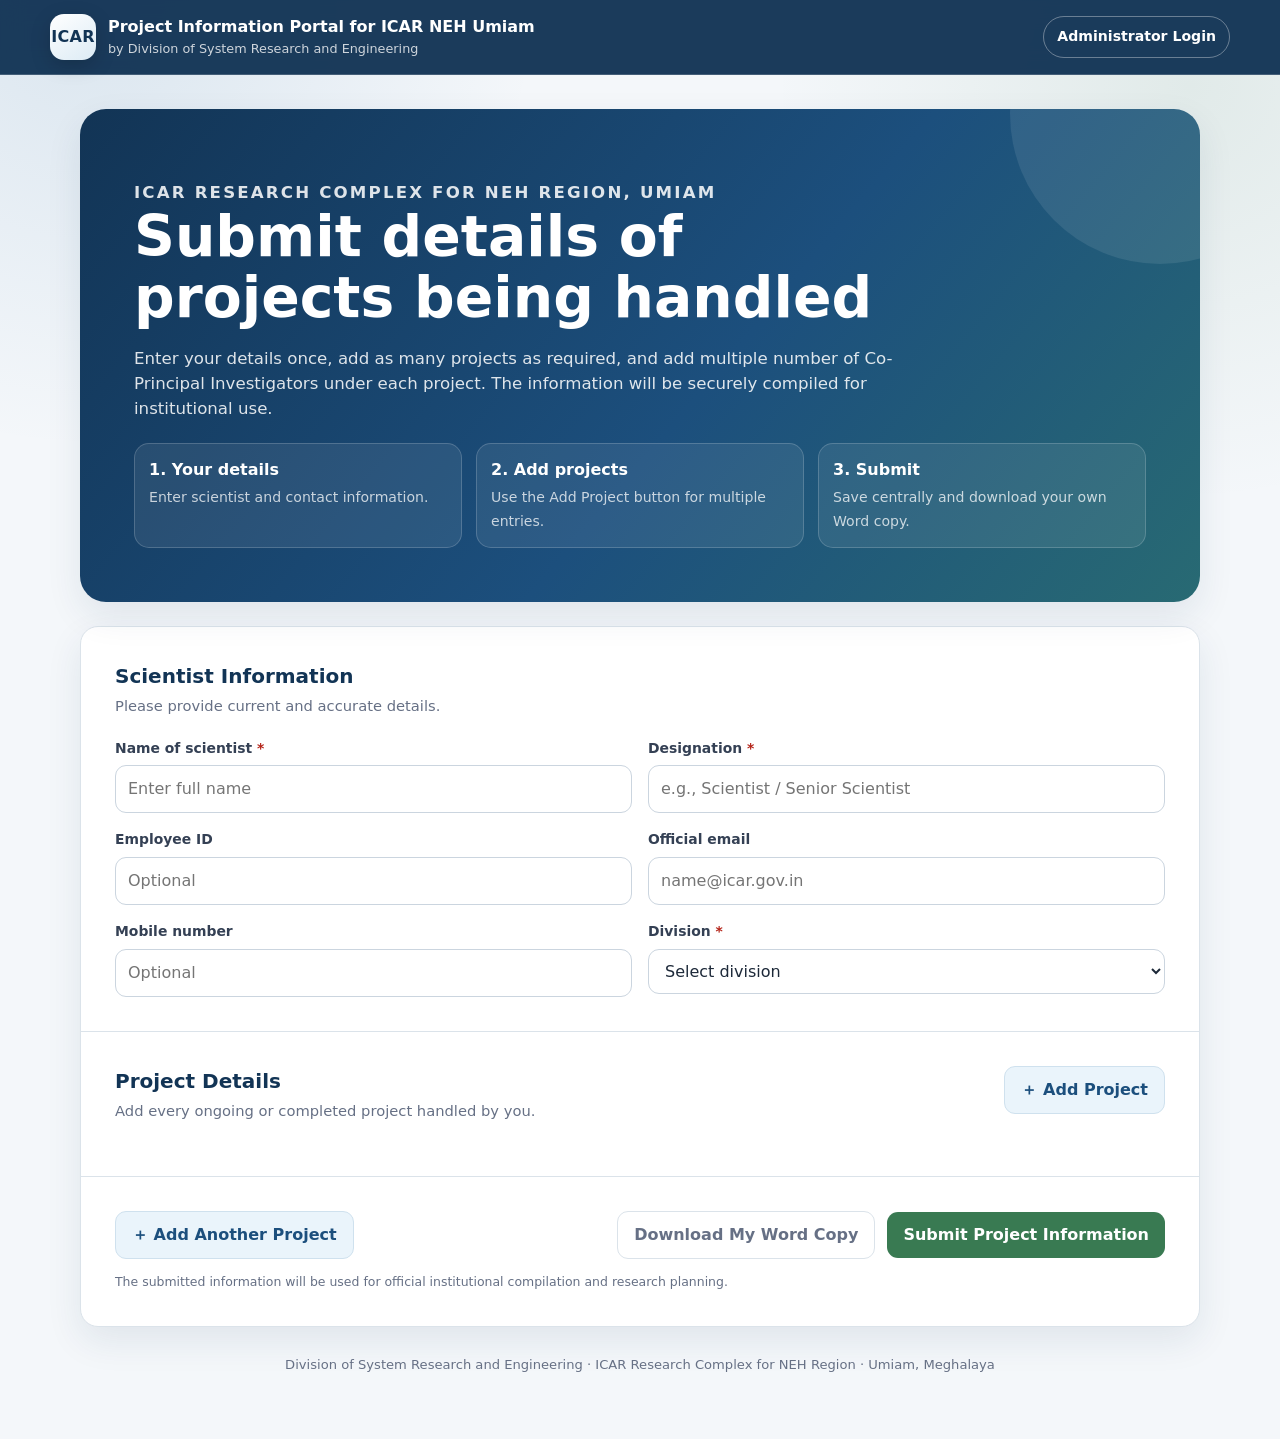
<file: index.html>
<!doctype html>
<html lang="en">
<head>
  <meta charset="utf-8" />
  <meta name="viewport" content="width=device-width, initial-scale=1" />
  <meta name="description" content="Project information submission portal for the Division of System Research and Engineering, ICAR RC for NEH Region, Umiam." />
  <title>Project Information Portal | DSRE, ICAR RC for NEH Region</title>
  <link rel="stylesheet" href="styles.css" />
</head>
<body>
  <header class="site-header">
    <div class="header-inner">
      <div class="brand">
        <div class="brand-mark" aria-hidden="true">ICAR</div>
        <div>
          <div class="brand-title">Project Information Portal for ICAR NEH Umiam</div>
          <div class="brand-subtitle">by Division of System Research and Engineering</div>
        </div>
      </div>
      <a class="header-link" href="admin.html">Administrator Login</a>
    </div>
  </header>

  <main class="page-shell">
    <section class="hero-card" aria-labelledby="pageTitle">
      <p class="eyebrow">ICAR Research Complex for NEH Region, Umiam</p>
      <h1 id="pageTitle">Submit details of projects being handled</h1>
      <p>
        Enter your details once, add as many projects as required, and add multiple number of
        Co-Principal Investigators under each project. The information will be securely
        compiled for institutional use.
      </p>
      <div class="steps" aria-label="Submission steps">
        <div class="step"><strong>1. Your details</strong><span>Enter scientist and contact information.</span></div>
        <div class="step"><strong>2. Add projects</strong><span>Use the Add Project button for multiple entries.</span></div>
        <div class="step"><strong>3. Submit</strong><span>Save centrally and download your own Word copy.</span></div>
      </div>
    </section>

    <form id="projectForm" class="form-card" novalidate>
      <section class="form-section">
        <div class="section-heading">
          <div>
            <h2>Scientist Information</h2>
            <p>Please provide current and accurate details.</p>
          </div>
        </div>

        <div class="grid-2">
          <div class="field">
            <label class="required" for="scientistName">Name of scientist</label>
            <input id="scientistName" name="scientistName" type="text" autocomplete="name" required maxlength="120" placeholder="Enter full name" />
          </div>
          <div class="field">
            <label class="required" for="designation">Designation</label>
            <input id="designation" name="designation" type="text" required maxlength="120" placeholder="e.g., Scientist / Senior Scientist" />
          </div>
          <div class="field">
            <label for="employeeId">Employee ID</label>
            <input id="employeeId" name="employeeId" type="text" maxlength="50" placeholder="Optional" />
          </div>
          <div class="field">
            <label for="email">Official email</label>
            <input id="email" name="email" type="email" autocomplete="email" maxlength="150" placeholder="name@icar.gov.in" />
          </div>
          <div class="field">
            <label for="mobile">Mobile number</label>
            <input id="mobile" name="mobile" type="tel" autocomplete="tel" maxlength="20" placeholder="Optional" />
          </div>
          <div class="field">
            <label class="required" for="division">Division</label>
            <select id="division" name="division" required>
              <option value="" selected disabled>Select division</option>
              <option value="DSRE">DSRE</option>
              <option value="DTAC">DTAC</option>
              <option value="DCS">DCS</option>
              <option value="DAFS">DAFS</option>
            </select>
          </div>
        </div>
      </section>

      <section class="form-section">
        <div class="section-heading">
          <div>
            <h2>Project Details</h2>
            <p>Add every ongoing or completed project handled by you.</p>
          </div>
          <button class="btn btn-secondary" id="addProjectTop" type="button">＋ Add Project</button>
        </div>

        <div id="projectList" class="project-list" aria-live="polite"></div>
      </section>

      <section class="form-section">
        <div class="field honeypot" aria-hidden="true">
          <label for="website">Leave this field blank</label>
          <input id="website" name="website" type="text" tabindex="-1" autocomplete="off" />
        </div>

        <div class="actions">
          <button class="btn btn-secondary" id="addProjectBottom" type="button">＋ Add Another Project</button>
          <div class="spacer"></div>
          <button class="btn btn-ghost" id="downloadOwn" type="button">Download My Word Copy</button>
          <button class="btn btn-success" id="submitBtn" type="submit">Submit Project Information</button>
        </div>

        <div id="formNotice" class="notice" role="status" aria-live="polite"></div>
        <p class="helper" style="margin:14px 0 0;">
          The submitted information will be used for official institutional compilation and research planning.
        </p>
      </section>
    </form>

    <footer class="footer">
      Division of System Research and Engineering · ICAR Research Complex for NEH Region · Umiam, Meghalaya
    </footer>
  </main>

  <template id="projectTemplate">
    <article class="project-card" data-project>
      <div class="project-header">
        <div class="project-title-wrap">
          <span class="project-number" data-project-number>1</span>
          <h3>Project <span data-project-heading-number>1</span></h3>
        </div>
        <button class="btn btn-danger btn-small" type="button" data-remove-project>Remove Project</button>
      </div>

      <div class="project-body">
        <div class="grid-2">
          <div class="field full">
            <label class="required">Title of project</label>
            <textarea data-field="title" required maxlength="500" placeholder="Enter the complete approved title of the project"></textarea>
          </div>

          <div class="field">
            <label class="required">Your role in the project</label>
            <select data-field="role" required>
              <option value="">Select role</option>
              <option value="Principal Investigator (PI)">Principal Investigator (PI)</option>
              <option value="Co-Principal Investigator (Co-PI)">Co-Principal Investigator (Co-PI)</option>
            </select>
          </div>

          <div class="field" data-pi-field>
            <label>Principal Investigator name</label>
            <input data-field="pi_name" type="text" maxlength="150" placeholder="Required when your role is Co-PI" />
          </div>

          <div class="field">
            <label class="required">Funding agency</label>
            <input data-field="funding_agency" type="text" required maxlength="200" placeholder="e.g., ICAR, DBT, DST, BIRAC" />
          </div>

          <div class="field">
            <label class="required">Project category</label>
            <select data-field="category" required>
              <option value="">Select category</option>
              <option>Institute Project</option>
              <option>Externally Funded Project</option>
              <option>All India Coordinated Research Project (AICRP)</option>
              <option>Consultancy Project</option>
              <option>Revolving Fund Scheme</option>
              <option>Other</option>
            </select>
          </div>

          <div class="field">
            <label class="required">Project status</label>
            <select data-field="status" required>
              <option value="">Select status</option>
              <option>Ongoing</option>
              <option>Completed</option>
              <option>Sanctioned / Yet to Start</option>
            </select>
          </div>

          <div class="field">
            <label>Start date</label>
            <input data-field="start_date" type="date" />
          </div>

          <div class="field">
            <label>End date</label>
            <input data-field="end_date" type="date" />
          </div>

          <div class="field full">
            <label>Co-Principal Investigator(s)</label>
            <div class="copi-list" data-copi-list></div>
            <div style="margin-top:9px;">
              <button class="btn btn-secondary btn-small" type="button" data-add-copi>＋ Add Co-PI</button>
            </div>
            <span class="helper">Add other Co-PIs as required. When your role is Co-PI, your own name is included automatically.</span>
          </div>

          <div class="field full">
            <label>Remarks</label>
            <textarea data-field="remarks" maxlength="500" placeholder="Optional: project code, sanctioned amount, collaboration details, etc."></textarea>
          </div>
        </div>
      </div>
    </article>
  </template>

  <template id="copiTemplate">
    <div class="copi-row" data-copi-row>
      <input type="text" maxlength="150" placeholder="Enter Co-PI name" data-copi-name />
      <button class="btn btn-danger icon-btn" type="button" data-remove-copi aria-label="Remove Co-PI">×</button>
    </div>
  </template>

  <script type="module" src="app.js"></script>
</body>
</html>
</file>
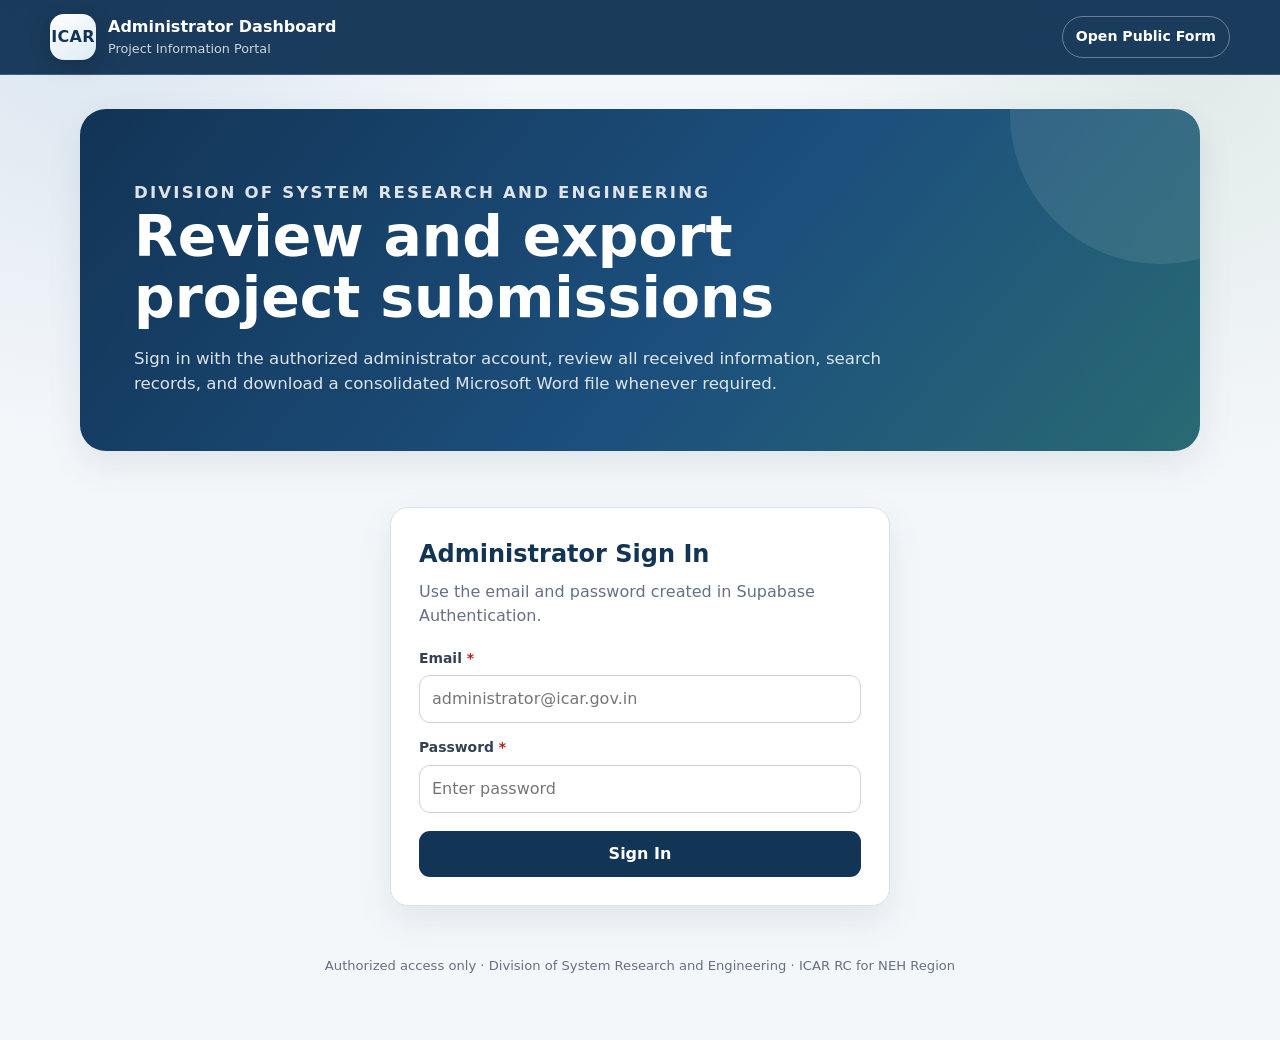
<file: admin.html>
<!doctype html>
<html lang="en">
<head>
  <meta charset="utf-8" />
  <meta name="viewport" content="width=device-width, initial-scale=1" />
  <meta name="description" content="Administrator dashboard for consolidated project information." />
  <title>Administrator Dashboard | Project Information Portal</title>
  <link rel="stylesheet" href="styles.css" />
</head>
<body>
  <header class="site-header">
    <div class="header-inner">
      <div class="brand">
        <div class="brand-mark" aria-hidden="true">ICAR</div>
        <div>
          <div class="brand-title">Administrator Dashboard</div>
          <div class="brand-subtitle">Project Information Portal</div>
        </div>
      </div>
      <a class="header-link" href="index.html">Open Public Form</a>
    </div>
  </header>

  <main class="page-shell admin-layout">
    <section class="hero-card">
      <p class="eyebrow">Division of System Research and Engineering</p>
      <h1>Review and export project submissions</h1>
      <p>
        Sign in with the authorized administrator account, review all received information,
        search records, and download a consolidated Microsoft Word file whenever required.
      </p>
    </section>

    <section id="loginCard" class="admin-card login-card">
      <h2>Administrator Sign In</h2>
      <p>Use the email and password created in Supabase Authentication.</p>
      <form id="loginForm">
        <div class="field">
          <label class="required" for="adminEmail">Email</label>
          <input id="adminEmail" type="email" autocomplete="username" required placeholder="administrator@icar.gov.in" />
        </div>
        <div class="field" style="margin-top:14px;">
          <label class="required" for="adminPassword">Password</label>
          <input id="adminPassword" type="password" autocomplete="current-password" required minlength="6" placeholder="Enter password" />
        </div>
        <button id="loginBtn" class="btn btn-primary" type="submit" style="width:100%; margin-top:18px;">Sign In</button>
        <div id="loginNotice" class="notice" role="status" aria-live="polite"></div>
      </form>
    </section>

    <section id="dashboard" class="dashboard">
      <div class="stats">
        <div class="stat-card">
          <div class="stat-label">Respondents</div>
          <div id="respondentCount" class="stat-value">0</div>
        </div>
        <div class="stat-card">
          <div class="stat-label">Projects</div>
          <div id="projectCount" class="stat-value">0</div>
        </div>
        <div class="stat-card">
          <div class="stat-label">Last submission</div>
          <div id="lastSubmission" class="stat-value" style="font-size:1.05rem;">—</div>
        </div>
      </div>

      <div class="admin-card">
        <div class="toolbar">
          <input id="searchInput" type="search" placeholder="Search scientist, project, funding agency, PI or Co-PI…" aria-label="Search submissions" />
          <div class="spacer"></div>
          <button id="refreshBtn" class="btn btn-secondary" type="button">Refresh</button>
          <button id="downloadAllBtn" class="btn btn-success" type="button">Download Word File</button>
          <button id="logoutBtn" class="btn btn-ghost" type="button">Sign Out</button>
        </div>

        <div id="dashboardNotice" class="notice" style="margin:16px 18px 0;" role="status" aria-live="polite"></div>

        <div class="table-wrap">
          <table class="data-table">
            <thead>
              <tr>
                <th>S. No.</th>
                <th>Scientist</th>
                <th>Division</th>
                <th>Project</th>
                <th>Role</th>
                <th>PI / Co-PI(s)</th>
                <th>Funding Agency</th>
                <th>Category</th>
                <th>Status</th>
                <th>Submitted</th>
              </tr>
            </thead>
            <tbody id="submissionRows"></tbody>
          </table>
          <div id="emptyState" class="empty-state hidden">No matching submissions were found.</div>
        </div>
      </div>
    </section>

    <footer class="footer">
      Authorized access only · Division of System Research and Engineering · ICAR RC for NEH Region
    </footer>
  </main>

  <script type="module" src="admin.js"></script>
</body>
</html>
</file>
<file: styles.css>
:root {
  --navy: #123455;
  --navy-2: #1c4f7d;
  --blue: #2d70a6;
  --blue-soft: #eaf4fb;
  --green: #397a52;
  --green-soft: #eaf6ee;
  --gold: #d5a336;
  --ink: #1d2939;
  --muted: #667085;
  --line: #dbe3ea;
  --surface: #ffffff;
  --background: #f4f7fa;
  --danger: #b42318;
  --danger-soft: #fff1f0;
  --shadow: 0 14px 36px rgba(18, 52, 85, 0.09);
  --radius: 18px;
}

* { box-sizing: border-box; }

html { scroll-behavior: smooth; }

body {
  margin: 0;
  min-height: 100vh;
  color: var(--ink);
  background:
    radial-gradient(circle at 7% 0%, rgba(45, 112, 166, 0.13), transparent 28rem),
    radial-gradient(circle at 93% 6%, rgba(57, 122, 82, 0.10), transparent 26rem),
    var(--background);
  font-family: Inter, ui-sans-serif, system-ui, -apple-system, BlinkMacSystemFont, "Segoe UI", sans-serif;
  line-height: 1.5;
}

button, input, select, textarea { font: inherit; }
button { cursor: pointer; }

.site-header {
  position: sticky;
  top: 0;
  z-index: 20;
  border-bottom: 1px solid rgba(255,255,255,.18);
  background: rgba(18, 52, 85, 0.96);
  color: white;
  backdrop-filter: blur(12px);
}

.header-inner {
  width: min(1180px, calc(100% - 32px));
  margin: 0 auto;
  padding: 14px 0;
  display: flex;
  align-items: center;
  justify-content: space-between;
  gap: 20px;
}

.brand {
  display: flex;
  align-items: center;
  gap: 12px;
  min-width: 0;
}

.brand-mark {
  width: 46px;
  height: 46px;
  border-radius: 14px;
  display: grid;
  place-items: center;
  flex: 0 0 auto;
  background: linear-gradient(145deg, #fff, #dcebf5);
  color: var(--navy);
  font-weight: 800;
  letter-spacing: .02em;
  box-shadow: 0 6px 20px rgba(0,0,0,.18);
}

.brand-title { font-weight: 800; font-size: 1rem; }
.brand-subtitle { font-size: .8rem; opacity: .78; }

.header-link {
  color: white;
  text-decoration: none;
  border: 1px solid rgba(255,255,255,.35);
  padding: 9px 13px;
  border-radius: 999px;
  font-weight: 700;
  font-size: .88rem;
  white-space: nowrap;
}
.header-link:hover { background: rgba(255,255,255,.11); }

.page-shell {
  width: min(1120px, calc(100% - 32px));
  margin: 34px auto 64px;
}

.hero-card {
  position: relative;
  overflow: hidden;
  padding: clamp(28px, 5vw, 54px);
  border-radius: 26px;
  color: white;
  background: linear-gradient(130deg, var(--navy) 0%, var(--navy-2) 56%, #286a73 100%);
  box-shadow: var(--shadow);
}

.hero-card::after {
  content: "";
  position: absolute;
  width: 300px;
  height: 300px;
  border-radius: 50%;
  right: -110px;
  top: -145px;
  background: rgba(255,255,255,.09);
}

.eyebrow {
  margin: 0 0 9px;
  font-size: .78rem;
  font-weight: 800;
  letter-spacing: .13em;
  text-transform: uppercase;
  color: #cfe7f5;
}

.hero-card h1 {
  max-width: 790px;
  margin: 0;
  font-size: clamp(2rem, 5vw, 3.55rem);
  line-height: 1.08;
}

.hero-card p {
  max-width: 810px;
  margin: 18px 0 0;
  font-size: 1.04rem;
  color: rgba(255,255,255,.86);
}

.steps {
  display: grid;
  grid-template-columns: repeat(3, 1fr);
  gap: 14px;
  margin: 22px 0 0;
}

.step {
  border: 1px solid rgba(255,255,255,.18);
  border-radius: 15px;
  padding: 14px;
  background: rgba(255,255,255,.08);
}
.step strong { display: block; margin-bottom: 3px; }
.step span { font-size: .88rem; color: rgba(255,255,255,.75); }

.form-card, .admin-card {
  margin-top: 24px;
  background: var(--surface);
  border: 1px solid var(--line);
  border-radius: var(--radius);
  box-shadow: var(--shadow);
}

.form-section {
  padding: clamp(22px, 4vw, 34px);
  border-bottom: 1px solid var(--line);
}
.form-section:last-child { border-bottom: 0; }

.section-heading {
  display: flex;
  align-items: flex-start;
  justify-content: space-between;
  gap: 18px;
  margin-bottom: 20px;
}
.section-heading h2 { margin: 0; font-size: 1.25rem; color: var(--navy); }
.section-heading p { margin: 4px 0 0; color: var(--muted); font-size: .92rem; }

.grid-2, .grid-3 {
  display: grid;
  gap: 16px;
}
.grid-2 { grid-template-columns: repeat(2, minmax(0, 1fr)); }
.grid-3 { grid-template-columns: repeat(3, minmax(0, 1fr)); }

.field { display: flex; flex-direction: column; gap: 7px; }
.field.full { grid-column: 1 / -1; }
.field label { font-size: .87rem; font-weight: 750; color: #344054; }
.required::after { content: " *"; color: var(--danger); }

input, select, textarea {
  width: 100%;
  border: 1px solid #cbd5df;
  border-radius: 11px;
  padding: 11px 12px;
  color: var(--ink);
  background: white;
  outline: none;
  transition: border-color .18s, box-shadow .18s;
}
textarea { min-height: 90px; resize: vertical; }
input:focus, select:focus, textarea:focus {
  border-color: var(--blue);
  box-shadow: 0 0 0 4px rgba(45,112,166,.12);
}
.helper { font-size: .78rem; color: var(--muted); }

.project-list { display: grid; gap: 18px; }
.project-card {
  border: 1px solid var(--line);
  border-radius: 16px;
  overflow: hidden;
  background: #fbfdff;
}
.project-header {
  display: flex;
  align-items: center;
  justify-content: space-between;
  gap: 12px;
  padding: 14px 16px;
  background: linear-gradient(90deg, var(--blue-soft), #f7fbfe);
  border-bottom: 1px solid var(--line);
}
.project-title-wrap { display: flex; align-items: center; gap: 10px; }
.project-number {
  width: 30px; height: 30px; border-radius: 50%; display: grid; place-items: center;
  color: white; background: var(--blue); font-weight: 800; font-size: .85rem;
}
.project-header h3 { margin: 0; font-size: 1rem; color: var(--navy); }
.project-body { padding: 18px; }

.copi-list { display: grid; gap: 9px; }
.copi-row { display: grid; grid-template-columns: 1fr auto; gap: 9px; }

.btn {
  border: 0;
  border-radius: 11px;
  padding: 11px 16px;
  font-weight: 800;
  display: inline-flex;
  align-items: center;
  justify-content: center;
  gap: 8px;
  transition: transform .16s, filter .16s, background .16s;
}
.btn:hover { transform: translateY(-1px); filter: brightness(.98); }
.btn:disabled { cursor: not-allowed; opacity: .55; transform: none; }
.btn-primary { background: var(--navy); color: white; }
.btn-secondary { background: var(--blue-soft); color: var(--navy-2); border: 1px solid #cfe1ee; }
.btn-success { background: var(--green); color: white; }
.btn-danger { background: var(--danger-soft); color: var(--danger); border: 1px solid #f4c7c3; }
.btn-ghost { background: white; color: var(--muted); border: 1px solid var(--line); }
.btn-small { padding: 8px 11px; font-size: .82rem; }
.icon-btn { width: 42px; height: 42px; padding: 0; }

.actions {
  display: flex;
  flex-wrap: wrap;
  gap: 12px;
  align-items: center;
}
.actions .spacer { flex: 1; }

.notice {
  display: none;
  margin-top: 16px;
  border-radius: 12px;
  padding: 12px 14px;
  font-size: .9rem;
  border: 1px solid;
}
.notice.show { display: block; }
.notice.success { background: var(--green-soft); border-color: #b9dec5; color: #245e3b; }
.notice.error { background: var(--danger-soft); border-color: #f1c3bf; color: var(--danger); }
.notice.info { background: var(--blue-soft); border-color: #c4deed; color: var(--navy-2); }

.honeypot { position: absolute !important; left: -9999px !important; opacity: 0 !important; }
.hidden { display: none !important; }

.footer {
  text-align: center;
  margin-top: 28px;
  color: var(--muted);
  font-size: .82rem;
}

/* Admin */
.admin-layout { display: grid; gap: 22px; }
.login-card { max-width: 500px; margin: 34px auto 0; padding: 28px; }
.login-card h2 { margin: 0 0 8px; color: var(--navy); }
.login-card p { margin: 0 0 20px; color: var(--muted); }

.dashboard { display: none; }
.dashboard.show { display: block; }
.stats {
  display: grid;
  grid-template-columns: repeat(3, 1fr);
  gap: 14px;
  margin-top: 22px;
}
.stat-card {
  background: white;
  border: 1px solid var(--line);
  border-radius: 15px;
  padding: 18px;
  box-shadow: 0 8px 24px rgba(18,52,85,.06);
}
.stat-label { color: var(--muted); font-size: .82rem; font-weight: 700; }
.stat-value { margin-top: 6px; font-size: 1.8rem; font-weight: 850; color: var(--navy); }

.toolbar {
  display: flex;
  flex-wrap: wrap;
  gap: 10px;
  align-items: center;
  padding: 18px;
  border-bottom: 1px solid var(--line);
}
.toolbar input { max-width: 420px; }
.toolbar .spacer { flex: 1; }

.table-wrap { overflow: auto; }
.data-table { width: 100%; border-collapse: collapse; min-width: 980px; }
.data-table th, .data-table td {
  padding: 12px 14px;
  border-bottom: 1px solid var(--line);
  vertical-align: top;
  text-align: left;
  font-size: .84rem;
}
.data-table th {
  position: sticky;
  top: 0;
  z-index: 2;
  background: #eef5fa;
  color: var(--navy);
  font-size: .76rem;
  text-transform: uppercase;
  letter-spacing: .035em;
}
.data-table tr:hover td { background: #fbfdff; }
.muted { color: var(--muted); }
.badge {
  display: inline-flex;
  padding: 4px 8px;
  border-radius: 999px;
  font-size: .72rem;
  font-weight: 800;
  background: var(--blue-soft);
  color: var(--navy-2);
}
.empty-state { padding: 46px 20px; text-align: center; color: var(--muted); }

@media (max-width: 800px) {
  .steps, .grid-3, .stats { grid-template-columns: 1fr; }
  .grid-2 { grid-template-columns: 1fr; }
  .header-inner { width: min(100% - 22px, 1180px); }
  .page-shell { width: min(100% - 22px, 1120px); margin-top: 22px; }
  .hero-card { border-radius: 20px; }
  .actions .spacer { display: none; }
  .actions .btn { width: 100%; }
  .header-link { display: none; }
}

@media print {
  .site-header, .actions, .footer { display: none !important; }
  body { background: white; }
  .page-shell { width: 100%; margin: 0; }
  .hero-card, .form-card { box-shadow: none; }
}
</file>
